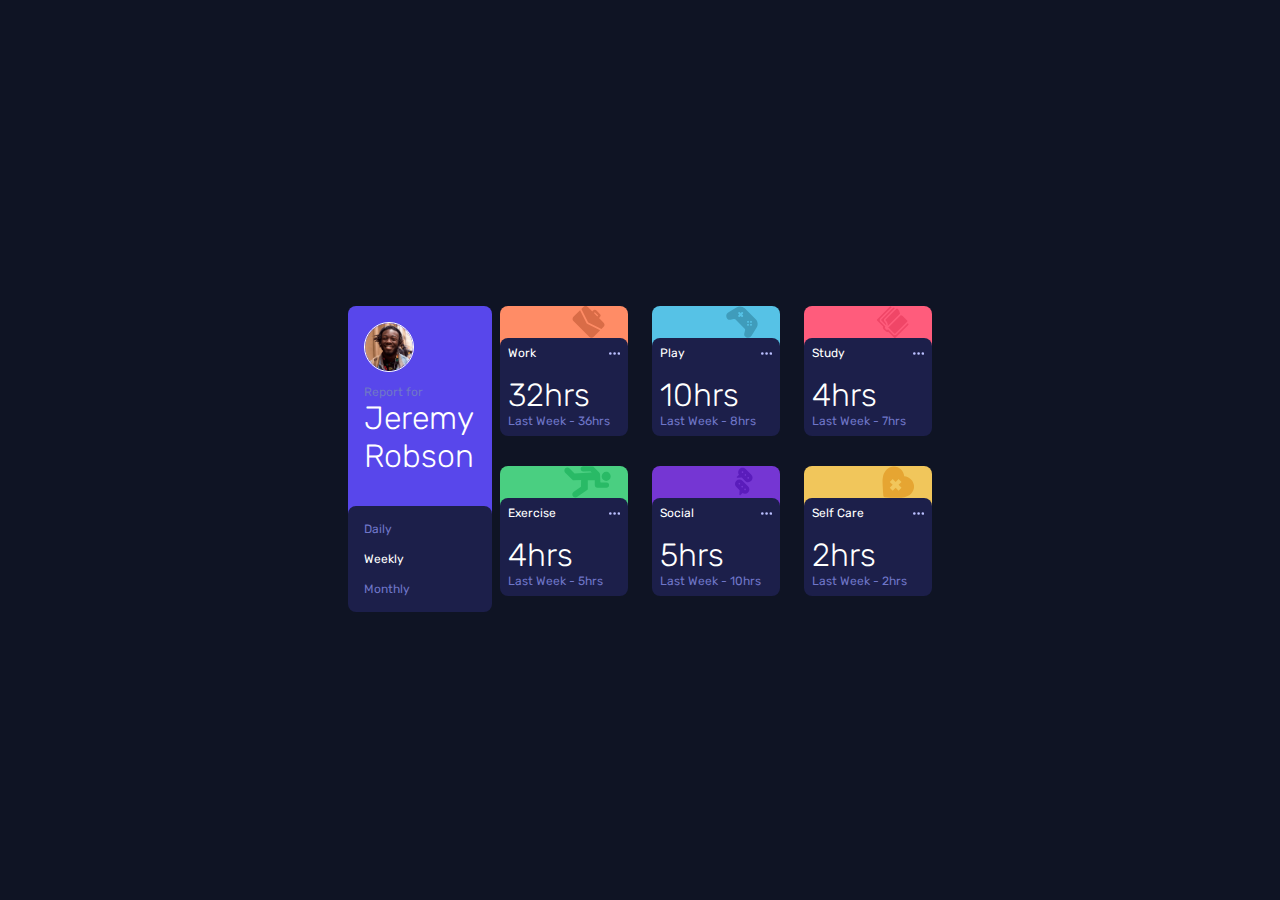
<file: index.html>
<!DOCTYPE html>
<html lang="en">
  <head>
    <meta charset="UTF-8" />
    <meta name="viewport" content="width=device-width, initial-scale=1.0" />
    <!-- displays site properly based on user's device -->

    <link
      rel="icon"
      type="image/png"
      sizes="32x32"
      href="./images/favicon-32x32.png"
    />
    <link rel="stylesheet" href="index.css" />
    <link rel="preconnect" href="https://fonts.googleapis.com" />
    <link rel="preconnect" href="https://fonts.gstatic.com" crossorigin />
    <link
      href="https://fonts.googleapis.com/css2?family=Rubik:wght@300;400;500&display=swap"
      rel="stylesheet"
    />

    <title>Frontend Mentor | Time tracking dashboard</title>
  </head>
  <body>
    <div class="container">
      <div class="grid-items item1">
        <div class="item1-top">
          <img src="images\image-jeremy.png" alt="" />
          <div class="owner-details">
            <p class="sub-items1 faint-color">Report for</p>
            <p class="sub-items1 hrs">Jeremy Robson</p>
          </div>
        </div>
        <div id="item1-bottom" class="bottom">
          <p class="sub-items1 faint-color">Daily</p>
          <p class="sub-items1">Weekly</p>
          <p class="sub-items1 faint-color">Monthly</p>
        </div>
      </div>
      <div class="grid-items item2">
        <div class="top">
          <svg
            viewBox="0 0 79 79"
            class="icons"
            width="79"
            height="79"
            xmlns="http://www.w3.org/2000/svg"
          >
            <path
              d="m18.687 10.43 15.464 30.906c.31.682.743 1.322 1.3 1.88.558.557 1.198.99 1.714 1.217L68.237 59.98 52.484 75.732a8.025 8.025 0 0 1-11.355 0L2.934 37.538a8.025 8.025 0 0 1 0-11.356L18.687 10.43Zm19.345-7.99 10.839 10.838 2.065-2.064a5.845 5.845 0 0 1 8.258 0l8.258 8.259a5.845 5.845 0 0 1 0 8.258l-2.064 2.064 10.839 10.84a8.025 8.025 0 0 1 0 11.355l-4.728 4.728L39.126 40.53a1.963 1.963 0 0 1-.578-.413 1.963 1.963 0 0 1-.413-.578L21.95 7.168l4.728-4.728a8.025 8.025 0 0 1 11.355 0Zm17.033 12.903-2.064 2.065 8.258 8.258 2.064-2.064-8.258-8.259Z"
              fill="#D96C47"
              fill-rule="nonzero"
            />
          </svg>
        </div>
        <div class="bottom">
          <div class="schedule">
            <p>Work</p>
            <svg
              viewBox="0 0 21 5"
              class="ellipse"
              width="21"
              height="5"
              xmlns="http://www.w3.org/2000/svg"
            >
              <path
                d="M2.5 0a2.5 2.5 0 1 1 0 5 2.5 2.5 0 0 1 0-5Zm8 0a2.5 2.5 0 1 1 0 5 2.5 2.5 0 0 1 0-5Zm8 0a2.5 2.5 0 1 1 0 5 2.5 2.5 0 0 1 0-5Z"
                fill="#BBC0FF"
                fill-rule="evenodd"
              />
            </svg>
          </div>
          <div class="description">
            <p class="hrs">32hrs</p>
            <p class="faint-color">Last Week - 36hrs</p>
          </div>
        </div>
      </div>

      <div class="grid-items item3">
        <div class="top">
          <svg
            viewBox="0 0 76 77"
            class="icons"
            width="76"
            height="77"
            xmlns="http://www.w3.org/2000/svg"
          >
            <path
              d="m60.91 71.846 12.314-19.892c3.317-5.36 3.78-13.818-2.31-19.908l-26.36-26.36c-4.457-4.457-12.586-6.843-19.908-2.31L4.753 15.69c-5.4 3.343-6.275 10.854-1.779 15.35a7.773 7.773 0 0 0 7.346 2.035l7.783-1.945a3.947 3.947 0 0 1 3.731 1.033l22.602 22.602c.97.97 1.367 2.4 1.033 3.732l-1.945 7.782a7.775 7.775 0 0 0 2.037 7.349c4.49 4.49 12.003 3.624 15.349-1.782Zm-24.227-46.12-1.891-1.892-1.892 1.892a2.342 2.342 0 0 1-3.312-3.312l1.892-1.892-1.892-1.891a2.342 2.342 0 0 1 3.312-3.312l1.892 1.891 1.891-1.891a2.342 2.342 0 0 1 3.312 3.312l-1.891 1.891 1.891 1.892a2.342 2.342 0 0 1-3.312 3.312Zm14.19 14.19a2.343 2.343 0 1 1 3.315-3.312 2.343 2.343 0 0 1-3.314 3.312Zm0 7.096a2.343 2.343 0 0 1 3.313-3.312 2.343 2.343 0 0 1-3.312 3.312Zm7.096-7.095a2.343 2.343 0 1 1 3.312 0 2.343 2.343 0 0 1-3.312 0Zm0 7.095a2.343 2.343 0 0 1 3.312-3.312 2.343 2.343 0 0 1-3.312 3.312Z"
              fill="#3F9CBB"
              fill-rule="nonzero"
            />
          </svg>
        </div>
        <div class="bottom">
          <div class="schedule">
            <p>Play</p>
            <svg
              viewBox="0 0 21 5"
              class="ellipse"
              width="21"
              height="5"
              xmlns="http://www.w3.org/2000/svg"
            >
              <path
                d="M2.5 0a2.5 2.5 0 1 1 0 5 2.5 2.5 0 0 1 0-5Zm8 0a2.5 2.5 0 1 1 0 5 2.5 2.5 0 0 1 0-5Zm8 0a2.5 2.5 0 1 1 0 5 2.5 2.5 0 0 1 0-5Z"
                fill="#BBC0FF"
                fill-rule="evenodd"
              />
            </svg>
          </div>
          <div class="description">
            <p class="hrs">10hrs</p>
            <p class="faint-color">Last Week - 8hrs</p>
          </div>
        </div>
      </div>
      <div class="grid-items item4">
        <div class="top">
          <svg
            viewBox="0 0 79 79"
            class="icons"
            width="79"
            height="79"
            xmlns="http://www.w3.org/2000/svg"
          >
            <path
              d="M33.227 1.495a1.87 1.87 0 0 1 2.646 0l1.323 1.323-27.78 27.78c-2.189 2.189-2.1 5.837.088 8.026l12.132 12.132a5.624 5.624 0 0 0 1.096 6.388 5.624 5.624 0 0 0 6.389 1.097l12.132 12.132c2.188 2.188 5.837 2.276 8.025.088l27.78-27.78 1.323 1.322a1.87 1.87 0 0 1 0 2.646L46.632 78.4a1.87 1.87 0 0 1-2.645 0L29.12 63.531a5.624 5.624 0 0 1-6.389-1.097l-5.291-5.291a5.624 5.624 0 0 1-1.097-6.388L1.478 35.89a1.87 1.87 0 0 1 0-2.646ZM59.74 22.783c1.948.27 3.83 1.117 5.325 2.612l10.583 10.583a1.87 1.87 0 0 1 0 2.646L46.544 67.727a1.87 1.87 0 0 1-2.646 0L30.67 54.498a1.872 1.872 0 0 0-2.646 0ZM49.19 6.875a1.87 1.87 0 0 1 2.647 0c4.489 4.489 5.877 8.98 6.178 12.342L27.67 49.56c.349-1.527 1.181-7.463-4.938-13.582a1.87 1.87 0 0 1 0-2.646Zm-7.936-2.646a1.87 1.87 0 0 1 2.645 0l1.323 1.323-25.134 25.134a5.619 5.619 0 0 0 0 7.938c4.005 4.005 4.2 7.696 4.043 9.335L12.15 35.978a1.87 1.87 0 0 1 0-2.646Z"
              fill="#F04667"
              fill-rule="nonzero"
            />
          </svg>
        </div>
        <div class="bottom">
          <div class="schedule">
            <p>Study</p>
            <svg
              viewBox="0 0 21 5"
              class="ellipse"
              width="21"
              height="5"
              xmlns="http://www.w3.org/2000/svg"
            >
              <path
                d="M2.5 0a2.5 2.5 0 1 1 0 5 2.5 2.5 0 0 1 0-5Zm8 0a2.5 2.5 0 1 1 0 5 2.5 2.5 0 0 1 0-5Zm8 0a2.5 2.5 0 1 1 0 5 2.5 2.5 0 0 1 0-5Z"
                fill="#BBC0FF"
                fill-rule="evenodd"
              />
            </svg>
          </div>
          <div class="description">
            <p class="hrs">4hrs</p>
            <p class="faint-color">Last Week - 7hrs</p>
          </div>
        </div>
      </div>
      <div class="grid-items item5">
        <div class="top">
          <svg
            viewBox="0 0 81 55"
            class="icons"
            width="81"
            height="55"
            xmlns="http://www.w3.org/2000/svg"
          >
            <path
              d="m33.357.579 16.447.426c.33.009.645.144.88.38l9.953 9.953a4.946 4.946 0 0 1 1.451 3.311l.514 12.87c.02.503.433.895.937.894l9.595-.05a4.438 4.438 0 0 1 4.437 4.43v.26c0 1.164-.453 2.259-1.277 3.082a4.334 4.334 0 0 1-3.083 1.277h-15.77c-2.347 0-4.393-2.045-4.393-4.393l-.001-8.405-12.05-.009.01 15.17c.001.426-.21.826-.56 1.067l-18.098 12.41c-1.363.849-2.958 1.033-4.426.537a5.147 5.147 0 0 1-1.994-1.237 5.247 5.247 0 0 1-1.193-1.85c-.875-2.293.074-4.934 2.256-6.277l12.303-8.973.252-11.28-13.556.442a1.291 1.291 0 0 1-.957-.377L2.237 11.439c-1-.999-1.55-2.38-1.513-3.792a5.124 5.124 0 0 1 1.714-3.71c2.042-1.84 5.234-1.688 7.267.345l8.576 8.576 29.444-1.635-2.133-2.133-12.263.347a4.434 4.434 0 0 1-3.294-1.28l-.016-.015a4.409 4.409 0 0 1-1.294-3.307c.08-2.347 2.16-4.255 4.632-4.256Zm33.78 11.774c3.025-3.025 7.945-3.025 10.97 0 3.024 3.025 3.024 7.944 0 10.97-3.025 3.024-7.945 3.024-10.97 0-3.024-3.026-3.025-7.945 0-10.97Z"
              fill="#29BA66"
              fill-rule="nonzero"
            />
          </svg>
        </div>

        <div class="bottom">
          <div class="schedule">
            <p>Exercise</p>
            <svg
              viewBox="0 0 21 5"
              class="ellipse"
              width="21"
              height="5"
              xmlns="http://www.w3.org/2000/svg"
            >
              <path
                d="M2.5 0a2.5 2.5 0 1 1 0 5 2.5 2.5 0 0 1 0-5Zm8 0a2.5 2.5 0 1 1 0 5 2.5 2.5 0 0 1 0-5Zm8 0a2.5 2.5 0 1 1 0 5 2.5 2.5 0 0 1 0-5Z"
                fill="#BBC0FF"
                fill-rule="evenodd"
              />
            </svg>
          </div>
          <div class="description">
            <p class="hrs">4hrs</p>
            <p class="faint-color">Last Week - 5hrs</p>
          </div>
        </div>
      </div>
      <div class="grid-items item6">
        <div class="top">
          <svg
            viewBox="0 0 75 100"
            class="icons"
            width="75"
            height="100"
            xmlns="http://www.w3.org/2000/svg"
          >
            <g fill="#5A1CBB" fill-rule="nonzero">
              <path
                d="M45.834 46.627c4.78 4.78 13.1 5.754 19.257-.403 5.2-5.199 5.198-13.657 0-18.855L47.151 9.428C42.335 4.614 34.02 3.7 27.892 9.83c-4.701 4.7-5.151 12.066-1.352 17.277l-6.265 6.265c-1.339 1.339-.317 3.644 1.585 3.533l13.474-.777 10.499 10.499Zm11.404-11.483a2.567 2.567 0 1 1-3.629 3.631 2.567 2.567 0 0 1 3.63-3.631ZM35.745 20.909a2.567 2.567 0 1 1 3.63-3.629 2.567 2.567 0 0 1-3.63 3.63Zm12.562 5.303a2.567 2.567 0 1 1-3.63 3.63 2.567 2.567 0 0 1 3.63-3.63ZM55.16 63.698 37.219 45.756c-5.198-5.197-13.658-5.197-18.857.001-6.072 6.073-5.26 14.4-.402 19.258l10.499 10.5-.777 13.473c-.11 1.886 2.186 2.931 3.533 1.584l6.265-6.265c5.212 3.8 12.577 3.349 17.277-1.352 6.06-6.059 5.274-14.386.403-19.257ZM25.813 57.24a2.567 2.567 0 1 1 3.63-3.631 2.567 2.567 0 0 1-3.63 3.63Zm8.932 8.931a2.567 2.567 0 1 1 3.63-3.629 2.567 2.567 0 0 1-3.63 3.63Zm8.932 8.933a2.567 2.567 0 1 1 3.63-3.631 2.567 2.567 0 0 1-3.63 3.63Z"
              />
            </g>
          </svg>
        </div>
        <div class="bottom">
          <div class="schedule">
            <p>Social</p>
            <svg
              viewBox="0 0 21 5"
              class="ellipse"
              width="21"
              height="5"
              xmlns="http://www.w3.org/2000/svg"
            >
              <path
                d="M2.5 0a2.5 2.5 0 1 1 0 5 2.5 2.5 0 0 1 0-5Zm8 0a2.5 2.5 0 1 1 0 5 2.5 2.5 0 0 1 0-5Zm8 0a2.5 2.5 0 1 1 0 5 2.5 2.5 0 0 1 0-5Z"
                fill="#BBC0FF"
                fill-rule="evenodd"
              />
            </svg>
          </div>
          <div class="description">
            <p class="hrs">5hrs</p>
            <p class="faint-color">Last Week - 10hrs</p>
          </div>
        </div>
      </div>
      <div class="grid-items item7">
        <div class="top">
          <svg
            viewBox="0 0 67 67"
            class="icons"
            width="67"
            height="67"
            xmlns="http://www.w3.org/2000/svg"
          >
            <path
              d="M.918 50.848c.114 1.723.232 3.5.346 5.336l.003.038.448 6.038c.06.81.412 1.536.951 2.075.54.54 1.266.892 2.075.952l6.038.447.038.003c12.086.755 21.237 1.231 28.95.484 9.007-.873 15.369-3.445 20.02-8.096 8.413-8.413 8.398-21.609-.034-30.041-3.79-3.79-8.959-6.11-14.31-6.526-.415-5.352-2.736-10.52-6.526-14.31C30.484-1.185 17.288-1.2 8.875 7.214-1.295 17.384-.415 30.697.918 50.848ZM21.36 27.122l6.172 6.173 6.16-6.159 6.172 6.173-6.16 6.158 6.173 6.173-6.158 6.158-6.173-6.172-6.158 6.158-6.173-6.172 6.159-6.159-6.173-6.172 6.16-6.159Z"
              fill="#E6A532"
              fill-rule="nonzero"
            />
          </svg>
        </div>
        <div class="bottom">
          <div class="schedule">
            <p>Self Care</p>
            <svg
              viewBox="0 0 21 5"
              class="ellipse"
              width="21"
              height="5"
              xmlns="http://www.w3.org/2000/svg"
            >
              <path
                d="M2.5 0a2.5 2.5 0 1 1 0 5 2.5 2.5 0 0 1 0-5Zm8 0a2.5 2.5 0 1 1 0 5 2.5 2.5 0 0 1 0-5Zm8 0a2.5 2.5 0 1 1 0 5 2.5 2.5 0 0 1 0-5Z"
                fill="#BBC0FF"
                fill-rule="evenodd"
              />
            </svg>
          </div>
          <div class="description">
            <p class="hrs">2hrs</p>
            <p class="faint-color">Last Week - 2hrs</p>
          </div>
        </div>
      </div>
    </div>
  </body>
</html>
</file>
<file: index.css>
@media (min-width: 700px) {
  * {
    margin: 0;
    padding: 0;
    font-family: "Rubik", sans-serif;
  }
  p {
    font-size: 12px;
    color: hsl(0, 0%, 100%);
  }

  body {
    background-color: hsl(226, 43%, 10%);
    display: flex;
    height: 100vh;
    align-items: center;
    justify-content: center;
  }

  .container {
    display: grid;
    /* min-width: 700px; */
    grid-template-columns: auto auto auto auto;
    gap: 2rem 1.5rem;
  }
  .grid-items {
    /* background-color: hsl(235, 46%, 20%); */
    /* width: 2rem; */
    /* border-radius: 5px; */
    /* padding: 1rem; */

    width: 8rem;
    height: 8rem;
  }

  .item1 {
    grid-row-end: span 2;

    /* background-color: black; */
  }

  .item1-top {
    display: flex;
    flex-direction: column;
    row-gap: 0.8rem;
    border-radius: 8px 8px 0 0;
    height: 11rem;
    width: 7rem;
    padding: 1rem;
    background-color: hsl(246, 80%, 60%);
  }

  .item1 .bottom {
    padding: 1rem;
    width: 7rem;
  }

  .item1-top img {
    border: 1px solid white;
    width: 3rem;
    height: 3rem;
    border-radius: 50%;
  }

  .item2 .top {
    background-color: hsl(15, 100%, 70%);
  }
  .item3 .top {
    background-color: hsl(195, 74%, 62%);
  }
  .item4 .top {
    background-color: hsl(348, 100%, 68%);
  }
  .item5 .top {
    background-color: hsl(145, 58%, 55%);
  }
  .item6 .top {
    background-color: hsl(264, 64%, 52%);
  }
  .item7 .top {
    background-color: hsl(43, 84%, 65%);
  }

  .schedule {
    display: flex;
    justify-content: space-between;
    align-items: center;
  }

  .bottom {
    background-color: hsl(235, 46%, 20%);
    border-radius: 8px;
    padding: 0.5rem;
    display: flex;
    flex-direction: column;
    row-gap: 1rem;
    margin-top: -8px;
  }

  .ellipse {
    width: 0.7rem;
  }
  .hrs {
    font-size: 2rem;
    font-weight: lighter;
  }

  .top {
    height: 2.5rem;
    border-radius: 8px 8px 0 0;
    display: flex;
    justify-content: flex-end;
  }

  .icons {
    /* display: absolute; */
    /* bottom: ; */
    z-index: 1;
    height: 2rem;
    /* height: 10px; */
  }

  /* .new {
  width: 1rem;
} */
  .faint-color {
    color: hsl(235, 45%, 61%);
  }
}

@media (max-width: 700px) {
  * {
    margin: 0;
    padding: 0;
    font-family: "Rubik", sans-serif;
  }
  p {
    font-size: 0.8rem;
    color: hsl(0, 0%, 100%);
  }

  body {
    margin: 1rem 0;
    background-color: hsl(226, 43%, 10%);
    display: flex;
    /* height: 100vh; */
    align-items: center;
    justify-content: center;
  }

  .container {
    display: grid;
    max-width: 700px;
    /* grid-template-columns: auto auto auto auto; */
    gap: 2rem 1.5rem;
  }
  .grid-items {
    /* background-color: hsl(235, 46%, 20%); */
    /* width: 2rem; */
    /* border-radius: 5px; */
    /* padding: 1rem; */

    width: 80vw;
    /* height: 10rem; */
  }

  .item1 {
    grid-row-end: span 2;
    width: 80vw;

    /* background-color: black; */
  }

  .item1-top {
    display: flex;
    flex-direction: row;
    justify-content: space-around;
    column-gap: 1rem;
    border-radius: 8px 8px 0 0;
    height: 5rem;
    /* width: ; */
    padding: 1rem;
    background-color: hsl(246, 80%, 60%);
  }
  #item1-bottom {
    display: flex;
    flex-direction: row;
    justify-content: space-evenly;
    padding: 1rem;
  }

  /* .item1 .bottom {
    padding: 1rem;
  } */

  .item1-top img {
    border: 1px solid white;
    width: 3rem;
    height: 3rem;
    border-radius: 50%;
  }

  .item2 .top {
    background-color: hsl(15, 100%, 70%);
  }
  .item3 .top {
    background-color: hsl(195, 74%, 62%);
  }
  .item4 .top {
    background-color: hsl(348, 100%, 68%);
  }
  .item5 .top {
    background-color: hsl(145, 58%, 55%);
  }
  .item6 .top {
    background-color: hsl(264, 64%, 52%);
  }
  .item7 .top {
    background-color: hsl(43, 84%, 65%);
  }

  .schedule {
    display: flex;
    justify-content: space-between;
    align-items: center;
  }

  .bottom {
    background-color: hsl(235, 46%, 20%);
    border-radius: 8px;
    padding: 1rem;
    display: flex;
    flex-direction: column;
    row-gap: 1rem;
    margin-top: -8px;
  }

  .ellipse {
    width: 0.7rem;
  }
  .hrs {
    font-size: 2rem;
    font-weight: lighter;
  }
  .description {
    display: flex;
    justify-content: space-between;
    align-items: center;
    max-width: 90%;
  }

  .top {
    height: 2.5rem;
    border-radius: 8px 8px 0 0;
    display: flex;
    justify-content: flex-end;
  }

  .icons {
    /* display: absolute; */
    /* bottom: ; */
    z-index: 1;
    height: 2rem;
    /* height: 10px; */
  }

  /* .new {
  width: 1rem;
} */
  .faint-color {
    color: hsl(235, 45%, 61%);
  }
}
</file>
